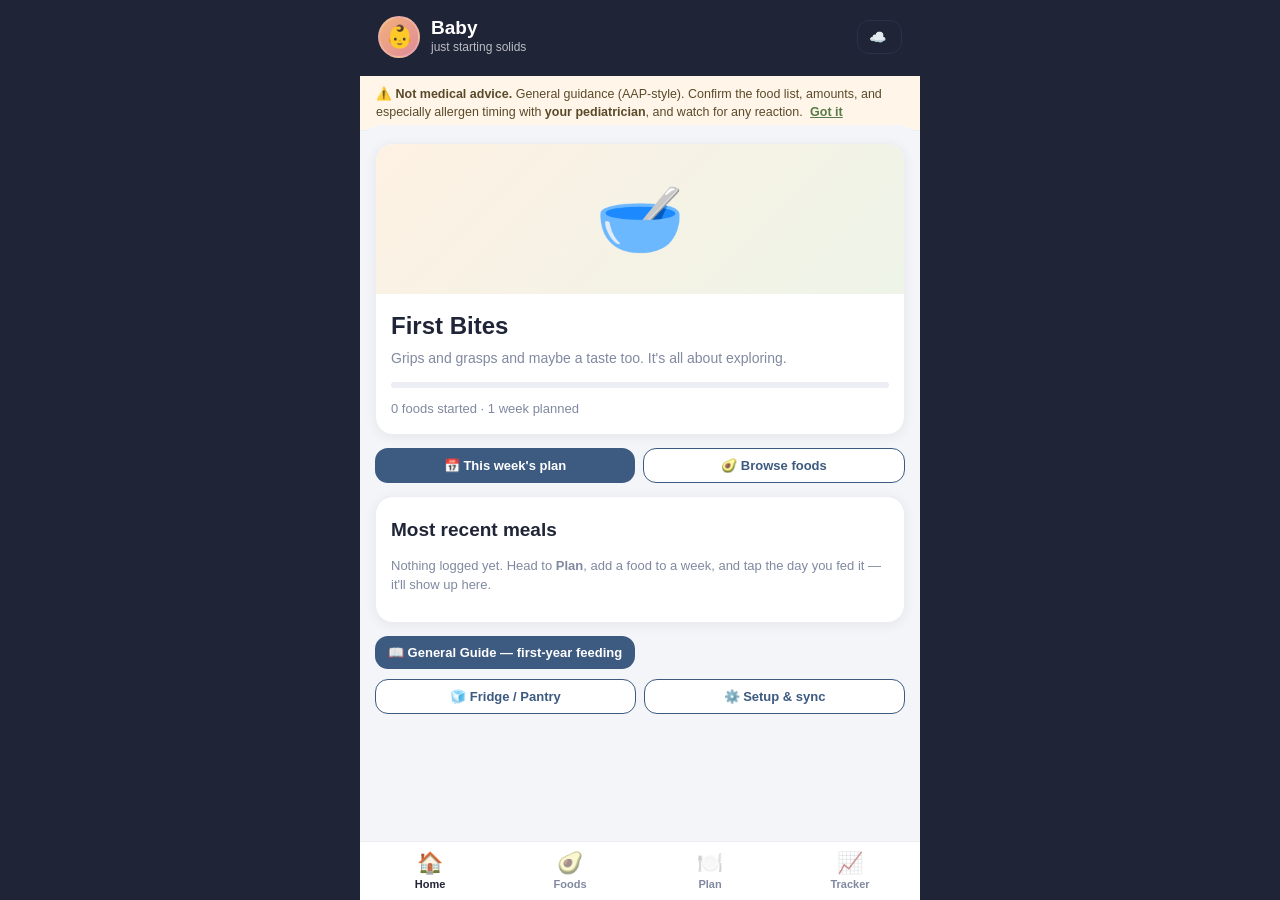
<file: index.html>
<!DOCTYPE html>
<html lang="en">
<head>
<meta charset="UTF-8">
<meta name="viewport" content="width=device-width, initial-scale=1.0, maximum-scale=1.0, user-scalable=no">
<meta name="apple-mobile-web-app-capable" content="yes">
<meta name="theme-color" content="#1f2437">
<title>Little Bites — Baby Solids Tracker</title>
<link rel="stylesheet" href="styles.css">
</head>
<body>
<div id="app">
  <!-- Dark baby header -->
  <header class="appbar">
    <div class="baby-id">
      <div class="baby-avatar" id="babyAvatar">👶</div>
      <div>
        <div class="baby-name" id="babyNameTop">Baby</div>
        <div class="baby-age" id="babyAgeTop">just starting solids</div>
      </div>
    </div>
    <div class="stat-chips">
      <button class="stat-chip sync" id="syncBtn" title="Cloud sync">☁️<span id="syncState"></span></button>
    </div>
  </header>

  <!-- Medical disclaimer -->
  <div class="disclaimer" id="disclaimer">
    <strong>⚠️ Not medical advice.</strong> General guidance (AAP-style). Confirm the food list, amounts, and
    especially allergen timing with <strong>your pediatrician</strong>, and watch for any reaction.
    <button id="dismissDisc" class="link-btn">Got it</button>
  </div>

  <main id="main"></main>

  <!-- Bottom tab bar -->
  <nav class="bottom-nav">
    <button class="bnav active" data-tab="home"><span class="bi">🏠</span><span>Home</span></button>
    <button class="bnav" data-tab="foods"><span class="bi">🥑</span><span>Foods</span></button>
    <button class="bnav" data-tab="plan"><span class="bi">🍽️</span><span>Plan</span></button>
    <button class="bnav" data-tab="tracker"><span class="bi">📈</span><span>Tracker</span></button>
  </nav>
</div>

<script src="data.js"></script>
<script src="app.js"></script>
</body>
</html>
</file>
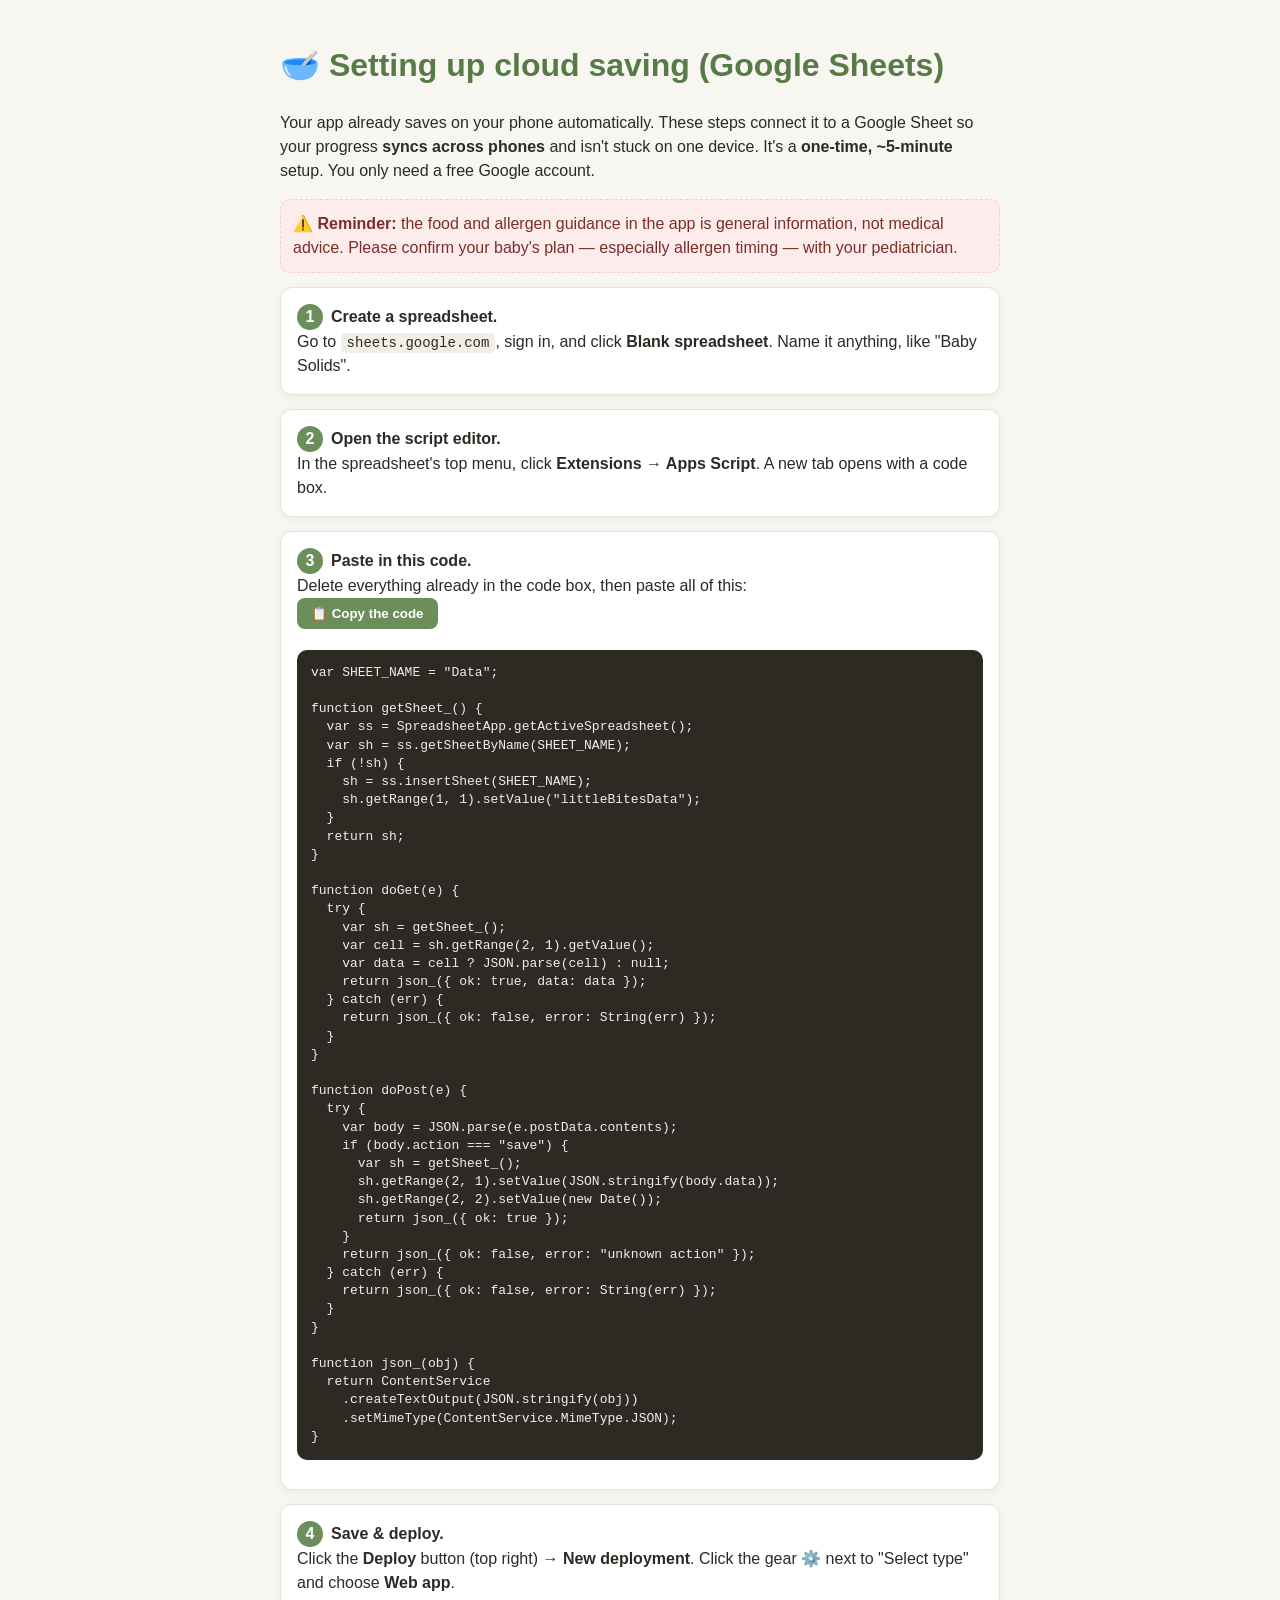
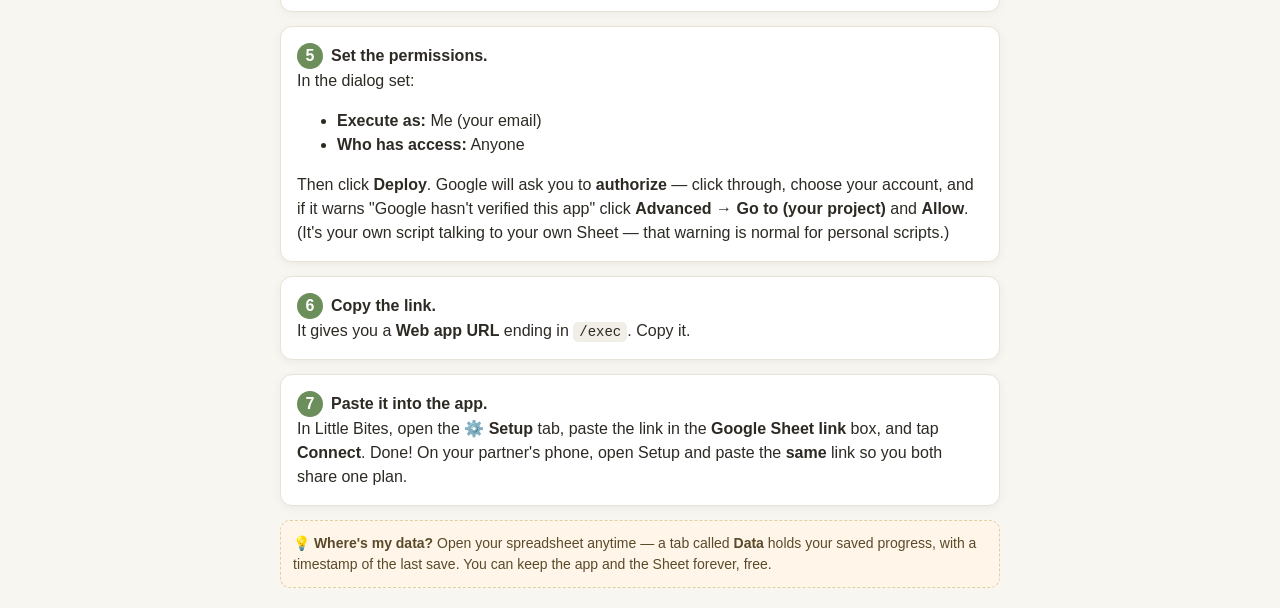
<file: SETUP-GUIDE.html>
<!DOCTYPE html>
<html lang="en">
<head>
<meta charset="UTF-8">
<meta name="viewport" content="width=device-width, initial-scale=1.0">
<title>Little Bites — Google Sheets Setup Guide</title>
<style>
  body{font-family:-apple-system,BlinkMacSystemFont,"Segoe UI",Roboto,sans-serif;background:#f7f6f1;
       color:#2d2a24;max-width:720px;margin:0 auto;padding:20px;line-height:1.5}
  h1{color:#577a47} h2{color:#577a47;margin-top:28px}
  .step{background:#fff;border:1px solid #e7e3d8;border-radius:12px;padding:16px;margin:14px 0;box-shadow:0 2px 10px rgba(0,0,0,.05)}
  .num{display:inline-block;background:#6b8e5a;color:#fff;width:26px;height:26px;border-radius:50%;
       text-align:center;line-height:26px;font-weight:700;margin-right:8px}
  code{background:#f0eee6;padding:2px 6px;border-radius:5px;font-size:14px}
  pre{background:#2d2a24;color:#eee;padding:14px;border-radius:10px;overflow-x:auto;font-size:13px;line-height:1.4}
  .copy{background:#6b8e5a;color:#fff;border:0;border-radius:8px;padding:8px 14px;font-weight:700;cursor:pointer;margin-bottom:8px}
  .note{background:#fff6e9;border:1px dashed #e0cfa5;border-radius:10px;padding:12px;font-size:14px;color:#5a4a2a}
  .warn{background:#fdecec;border:1px dashed #f3cfcf;border-radius:10px;padding:12px;color:#7a2f28}
</style>
</head>
<body>
<h1>🥣 Setting up cloud saving (Google Sheets)</h1>
<p>Your app already saves on your phone automatically. These steps connect it to a Google Sheet so your
progress <b>syncs across phones</b> and isn't stuck on one device. It's a <b>one-time, ~5-minute</b> setup.
You only need a free Google account.</p>

<div class="warn">⚠️ <b>Reminder:</b> the food and allergen guidance in the app is general information, not medical advice.
Please confirm your baby's plan — especially allergen timing — with your pediatrician.</div>

<div class="step"><span class="num">1</span><b>Create a spreadsheet.</b><br>
Go to <code>sheets.google.com</code>, sign in, and click <b>Blank spreadsheet</b>. Name it anything, like "Baby Solids".</div>

<div class="step"><span class="num">2</span><b>Open the script editor.</b><br>
In the spreadsheet's top menu, click <b>Extensions → Apps Script</b>. A new tab opens with a code box.</div>

<div class="step"><span class="num">3</span><b>Paste in this code.</b><br>
Delete everything already in the code box, then paste all of this:
<br><button class="copy" onclick="copyCode()">📋 Copy the code</button>
<pre id="code">var SHEET_NAME = "Data";

function getSheet_() {
  var ss = SpreadsheetApp.getActiveSpreadsheet();
  var sh = ss.getSheetByName(SHEET_NAME);
  if (!sh) {
    sh = ss.insertSheet(SHEET_NAME);
    sh.getRange(1, 1).setValue("littleBitesData");
  }
  return sh;
}

function doGet(e) {
  try {
    var sh = getSheet_();
    var cell = sh.getRange(2, 1).getValue();
    var data = cell ? JSON.parse(cell) : null;
    return json_({ ok: true, data: data });
  } catch (err) {
    return json_({ ok: false, error: String(err) });
  }
}

function doPost(e) {
  try {
    var body = JSON.parse(e.postData.contents);
    if (body.action === "save") {
      var sh = getSheet_();
      sh.getRange(2, 1).setValue(JSON.stringify(body.data));
      sh.getRange(2, 2).setValue(new Date());
      return json_({ ok: true });
    }
    return json_({ ok: false, error: "unknown action" });
  } catch (err) {
    return json_({ ok: false, error: String(err) });
  }
}

function json_(obj) {
  return ContentService
    .createTextOutput(JSON.stringify(obj))
    .setMimeType(ContentService.MimeType.JSON);
}</pre></div>

<div class="step"><span class="num">4</span><b>Save & deploy.</b><br>
Click the <b>Deploy</b> button (top right) → <b>New deployment</b>. Click the gear ⚙️ next to "Select type"
and choose <b>Web app</b>.</div>

<div class="step"><span class="num">5</span><b>Set the permissions.</b><br>
In the dialog set:
<ul>
  <li><b>Execute as:</b> Me (your email)</li>
  <li><b>Who has access:</b> Anyone</li>
</ul>
Then click <b>Deploy</b>. Google will ask you to <b>authorize</b> — click through, choose your account, and if it
warns "Google hasn't verified this app" click <b>Advanced → Go to (your project)</b> and <b>Allow</b>. (It's your own
script talking to your own Sheet — that warning is normal for personal scripts.)</div>

<div class="step"><span class="num">6</span><b>Copy the link.</b><br>
It gives you a <b>Web app URL</b> ending in <code>/exec</code>. Copy it.</div>

<div class="step"><span class="num">7</span><b>Paste it into the app.</b><br>
In Little Bites, open the <b>⚙️ Setup</b> tab, paste the link in the <b>Google Sheet link</b> box, and tap <b>Connect</b>.
Done! On your partner's phone, open Setup and paste the <b>same</b> link so you both share one plan.</div>

<div class="note">💡 <b>Where's my data?</b> Open your spreadsheet anytime — a tab called <b>Data</b> holds your saved progress,
with a timestamp of the last save. You can keep the app and the Sheet forever, free.</div>

<script>
function copyCode(){
  const t = document.getElementById("code").innerText;
  navigator.clipboard.writeText(t).then(()=>{ event.target.textContent="✓ Copied!"; });
}
</script>
</body>
</html>
</file>
<file: styles.css>
:root{
  --bg:#f4f5f8; --card:#ffffff; --ink:#1f2437; --muted:#8089a0;
  --navy:#1f2437; --navy-2:#2b3147; --accent:#3d5a80; --green:#6b8e5a; --green-d:#577a47;
  --peach:#f2b179; --red:#c0564b; --amber:#e0a33a; --line:#eceef3;
  --shadow:0 2px 12px rgba(31,36,55,.07); --shadow-lg:0 6px 22px rgba(31,36,55,.12);
}
*{box-sizing:border-box;-webkit-tap-highlight-color:transparent}
html,body{margin:0;padding:0}
body{font-family:-apple-system,BlinkMacSystemFont,"Segoe UI",Roboto,sans-serif;
  background:var(--navy);color:var(--ink);font-size:16px;line-height:1.45}
#app{max-width:560px;margin:0 auto;min-height:100vh;display:flex;flex-direction:column;background:var(--bg)}

/* ---- Dark header ---- */
.appbar{background:var(--navy);color:#fff;padding:16px 18px 18px;display:flex;align-items:center;
  justify-content:space-between;gap:10px}
.baby-id{display:flex;align-items:center;gap:11px;min-width:0}
.baby-avatar{width:42px;height:42px;border-radius:50%;background:linear-gradient(135deg,#f2b179,#e08a9a);
  display:flex;align-items:center;justify-content:center;font-size:22px;flex:0 0 auto;border:2px solid rgba(255,255,255,.2)}
.baby-name{font-size:19px;font-weight:700;line-height:1.1}
.baby-age{font-size:12px;opacity:.7}
.stat-chips{display:flex;gap:7px;flex:0 0 auto}
.stat-chip{background:var(--navy-2);border:0;color:#fff;border-radius:12px;padding:8px 11px;font-size:13px;
  font-weight:700;cursor:pointer;display:flex;align-items:center;gap:4px}
.stat-chip.sync{background:transparent;border:1px solid var(--navy-2);font-size:14px}
.stat-chip.sync.ok{background:var(--green-d);border-color:var(--green-d)}

.disclaimer{background:#fff6e9;color:#5a4a2a;font-size:12.5px;padding:9px 16px;border-bottom:1px solid var(--line)}
.disclaimer.hide{display:none}
.link-btn{background:none;border:0;color:var(--green-d);font-weight:700;cursor:pointer;text-decoration:underline;padding:0;margin-left:4px;font-size:12.5px}

/* ---- White body sheet ---- */
main{flex:1;background:var(--bg);border-radius:22px 22px 0 0;margin-top:-6px;
  padding:18px 15px 96px;position:relative;z-index:1}

.card{background:var(--card);border:1px solid var(--line);border-radius:18px;padding:15px;margin-bottom:13px;box-shadow:var(--shadow)}
h1{font-size:24px;margin:2px 0 4px;font-weight:800}
h2{font-size:19px;margin:4px 0 10px;font-weight:800}
h3{font-size:15px;margin:0 0 4px;font-weight:700}
.muted{color:var(--muted);font-size:13px}
.sub{color:var(--muted);font-size:14px;margin:0 0 14px}

/* progress bar */
.prog{height:6px;background:var(--line);border-radius:6px;overflow:hidden;margin:12px 0}
.prog>i{display:block;height:100%;background:linear-gradient(90deg,var(--accent),var(--green));border-radius:6px}

.pill{display:inline-block;background:#f1f3f8;border:1px solid var(--line);border-radius:20px;padding:3px 10px;font-size:12px;font-weight:600;margin:2px 4px 2px 0;color:var(--ink)}
.pill.allergen{background:#fdecec;border-color:#f3cfcf;color:var(--red)}
.pill.safe{background:#eef4e8;border-color:#d6e4c9;color:var(--green-d)}

/* ---- Food TILES ---- */
.tiles{display:grid;grid-template-columns:1fr 1fr;gap:12px}
.tile{background:var(--card);border:1px solid var(--line);border-radius:18px;overflow:hidden;box-shadow:var(--shadow);display:flex;flex-direction:column;cursor:pointer;transition:.12s}
.tile:active{transform:scale(.98)}
.tile-img{height:92px;background:linear-gradient(135deg,#fdf1e3,#eef4e8);display:flex;align-items:center;justify-content:center;font-size:46px;position:relative}
.tile-badges{position:absolute;top:7px;left:7px;right:7px;display:flex;justify-content:space-between;gap:4px}
.tile-badge{background:rgba(255,255,255,.92);border-radius:10px;padding:2px 7px;font-size:10px;font-weight:700;color:var(--ink)}
.tile-badge.allergen{background:#fdecec;color:var(--red)}
.tile-badge.choke{background:#fff3e0;color:#b5731a}
.tile-body{padding:10px 11px 12px;display:flex;flex-direction:column;flex:1}
.tile-name{font-weight:700;font-size:14px;line-height:1.2}
.tile-group{font-size:11px;color:var(--muted);margin-top:2px}
.tile-eaten{min-height:15px}
.tile-nutr{margin-top:6px;font-size:14px;letter-spacing:1px}
.tile-btn{width:100%;margin-top:auto}

/* big hero card (Home) */
.hero{padding:0;overflow:hidden}
.hero-img{height:150px;background:linear-gradient(135deg,#fdf1e3,#eef4e8);display:flex;align-items:center;justify-content:center;font-size:72px}
.hero-body{padding:13px 15px 15px}

.btn{background:var(--accent);color:#fff;border:0;border-radius:13px;padding:12px 16px;font-size:15px;font-weight:700;cursor:pointer;width:100%}
.btn.sec{background:#fff;color:var(--accent);border:1.5px solid var(--accent)}
.btn.danger{background:#fff;color:var(--red);border:1.5px solid var(--red)}
.btn.small{width:auto;padding:9px 13px;font-size:13px}
.btn:active{transform:scale(.98)}
.row{display:flex;gap:8px}.row>*{flex:1}
.btn-row{display:flex;flex-wrap:nowrap;gap:5px;margin:10px 0 4px}
.btn-row .btn{width:auto;flex:1 1 0;min-width:0;padding:8px 6px;font-size:11.5px;white-space:nowrap;overflow:hidden;text-overflow:ellipsis}

input,select,textarea{width:100%;padding:11px;border:1.5px solid var(--line);border-radius:11px;font-size:16px;font-family:inherit;background:#fff;color:var(--ink)}
label{display:block;font-size:13px;font-weight:600;margin:10px 0 4px}

.food-grid{display:grid;grid-template-columns:auto 1fr;gap:5px 10px;font-size:13px;margin-top:6px}
.food-grid b{color:var(--muted);font-weight:600}

/* week chips / day select */
.daysel{display:flex;gap:7px;overflow-x:auto;padding-bottom:4px}
.daychip{flex:0 0 auto;background:#fff;border:1px solid var(--line);border-radius:13px;padding:8px 12px;font-weight:700;cursor:pointer;min-width:62px;text-align:center;font-size:13px}
.daychip small{display:block;font-weight:500;color:var(--muted);font-size:11px}
.daychip.active{background:var(--accent);color:#fff;border-color:var(--accent)}
.daychip.active small{color:#dde6f0}
.daychip.done{border-color:var(--green);background:#eef4e8}
.dayhead{display:flex;align-items:center;justify-content:space-between;gap:8px;margin-bottom:8px}

.check-row{display:flex;align-items:flex-start;gap:12px;padding:11px 0;border-top:1px solid var(--line)}
.check-row:first-child{border-top:0}
.check-box{flex:0 0 auto;width:30px;height:30px;border-radius:9px;border:2px solid var(--accent);background:#fff;cursor:pointer;display:flex;align-items:center;justify-content:center;font-size:18px;color:#fff;margin-top:2px;transition:.15s}
.check-box.on{background:var(--accent);box-shadow:inset 0 0 0 2px #fff}
.check-main{flex:1;min-width:0}.check-title{font-weight:600}
.check-meta{font-size:12px;color:var(--muted);margin-top:2px}
.stamp{display:inline-block;background:#eef2f8;color:var(--accent);border-radius:8px;padding:2px 8px;font-size:11px;font-weight:700;margin-top:4px}
.stamp.react{background:#fdecec;color:var(--red)}
.editstamp{font-size:11px;color:var(--amber);font-weight:700;margin-top:3px}
.pencil{background:none;border:0;cursor:pointer;font-size:13px;color:var(--accent);padding:2px 6px}
.tap-name{cursor:pointer}

details{margin-top:8px}
summary{cursor:pointer;font-weight:600;color:var(--accent);font-size:14px}
.steps{margin:8px 0 0;padding-left:18px}.steps li{margin-bottom:6px;font-size:14px}
code{background:#f0eef6;padding:1px 5px;border-radius:4px;font-size:12px}
.note{background:#faf7f0;border:1px dashed var(--line);border-radius:11px;padding:10px;font-size:13px;margin-top:8px}

/* list rows (recent meals, tracker) */
.listrow{display:flex;align-items:center;gap:12px;padding:11px 0;border-top:1px solid var(--line)}
.listrow:first-child{border-top:0}
.listrow .thumb{width:46px;height:46px;border-radius:12px;background:linear-gradient(135deg,#fdf1e3,#eef4e8);display:flex;align-items:center;justify-content:center;font-size:24px;flex:0 0 auto}

/* ---- Bottom nav ---- */
.bottom-nav{position:fixed;bottom:0;left:50%;transform:translateX(-50%);width:100%;max-width:560px;
  background:#fff;border-top:1px solid var(--line);display:flex;z-index:30;
  padding-bottom:env(safe-area-inset-bottom,0)}
.bnav{flex:1;background:none;border:0;padding:9px 4px 10px;font-size:11px;font-weight:600;color:var(--muted);
  cursor:pointer;display:flex;flex-direction:column;align-items:center;gap:3px}
.bnav .bi{font-size:21px;filter:grayscale(.4);opacity:.7}
.bnav.active{color:var(--navy)}
.bnav.active .bi{filter:none;opacity:1}

/* modal */
.modal-bg{position:fixed;inset:0;background:rgba(31,36,55,.5);z-index:60;display:flex;align-items:flex-end;justify-content:center}
.modal-bg.center{align-items:center;padding:16px}
.modal{background:var(--card);width:100%;max-width:560px;border-radius:20px 20px 0 0;padding:18px 16px 26px;max-height:88vh;overflow-y:auto;box-shadow:0 -4px 24px rgba(0,0,0,.25);animation:slideup .2s ease}
.modal-bg.center .modal{border-radius:18px;animation:none}
@keyframes slideup{from{transform:translateY(30px);opacity:.6}to{transform:translateY(0);opacity:1}}
.modal h3{font-size:18px;margin:0 0 2px}
.modal-close{position:sticky;top:0;float:right;background:var(--line);border:0;border-radius:50%;width:32px;height:32px;font-size:18px;cursor:pointer;color:var(--ink)}

.toast{position:fixed;bottom:76px;left:50%;transform:translateX(-50%);background:var(--navy);color:#fff;padding:11px 18px;border-radius:24px;font-size:14px;z-index:50;opacity:0;transition:.25s;pointer-events:none;max-width:90%;text-align:center}
.toast.show{opacity:1}

/* ---- Calendar (Tracker) ---- */
.cal-grid{display:grid;grid-template-columns:repeat(7,1fr);gap:3px}
.cal-dow{margin-bottom:4px}
.cal-dow-c{text-align:center;font-size:11px;font-weight:700;color:var(--muted);padding:2px 0}
.cal-cell{aspect-ratio:1/1;border:0;background:#f7f8fb;border-radius:11px;cursor:pointer;display:flex;
  flex-direction:column;align-items:center;justify-content:center;gap:2px;font-size:14px;font-weight:600;color:var(--ink);padding:0;position:relative}
.cal-cell.dim{color:#c4c9d6;background:transparent}
.cal-cell.today{outline:2px solid var(--accent);outline-offset:-2px}
.cal-cell.sel{background:var(--navy);color:#fff}
.cal-cell.sel .dot{box-shadow:0 0 0 1px #fff}
.cal-dots{display:flex;gap:3px;height:7px;align-items:center}
.dot{width:6px;height:6px;border-radius:50%;display:inline-block}
.dot.blue{background:#4a9c5d}.dot.orange{background:#e0b020}.dot.green{background:#c0564b}
.cal-legend{display:flex;gap:16px;justify-content:center;margin-top:12px;font-size:12px;color:var(--muted)}
.cal-legend span{display:flex;align-items:center;gap:5px}

/* ---- Nutrient coverage grid (Plan) ---- */
.nutr-grid{display:grid;grid-template-columns:1fr 1fr 1fr;gap:6px;margin-top:4px}
.nutr-col{display:flex;flex-direction:column;gap:5px}
.nutr-cell{font-size:11.5px;padding:5px 6px;border-radius:9px;background:#f3f4f8;color:var(--muted);line-height:1.2;white-space:nowrap;overflow:hidden;text-overflow:ellipsis}
.nutr-cell.on{background:#eef4e8;color:var(--green-d);font-weight:700}

/* ---- General Guide list ---- */
.guide-list{margin-top:6px}
.guide-row{display:grid;grid-template-columns:40% 60%;gap:8px;padding:8px 0;border-top:1px solid var(--line);font-size:13px}
.guide-row:first-child{border-top:0}
.guide-k{font-weight:700}
.guide-v{color:var(--ink)}

/* ---- Day-of-week checkbox row (Plan) ---- */
.dow-row{display:grid;grid-template-columns:repeat(7,1fr);gap:5px}
.dow-cell{border:1.5px solid var(--line);background:#fff;border-radius:11px;cursor:pointer;padding:7px 2px;
  display:flex;flex-direction:column;align-items:center;gap:1px;color:var(--ink)}
.dow-cell.on{background:var(--green);border-color:var(--green);color:#fff}
.dow-n{font-size:11px;font-weight:700}
.dow-d{font-size:12px;opacity:.7}
.dow-cell.on .dow-d{opacity:.9}
</file>
